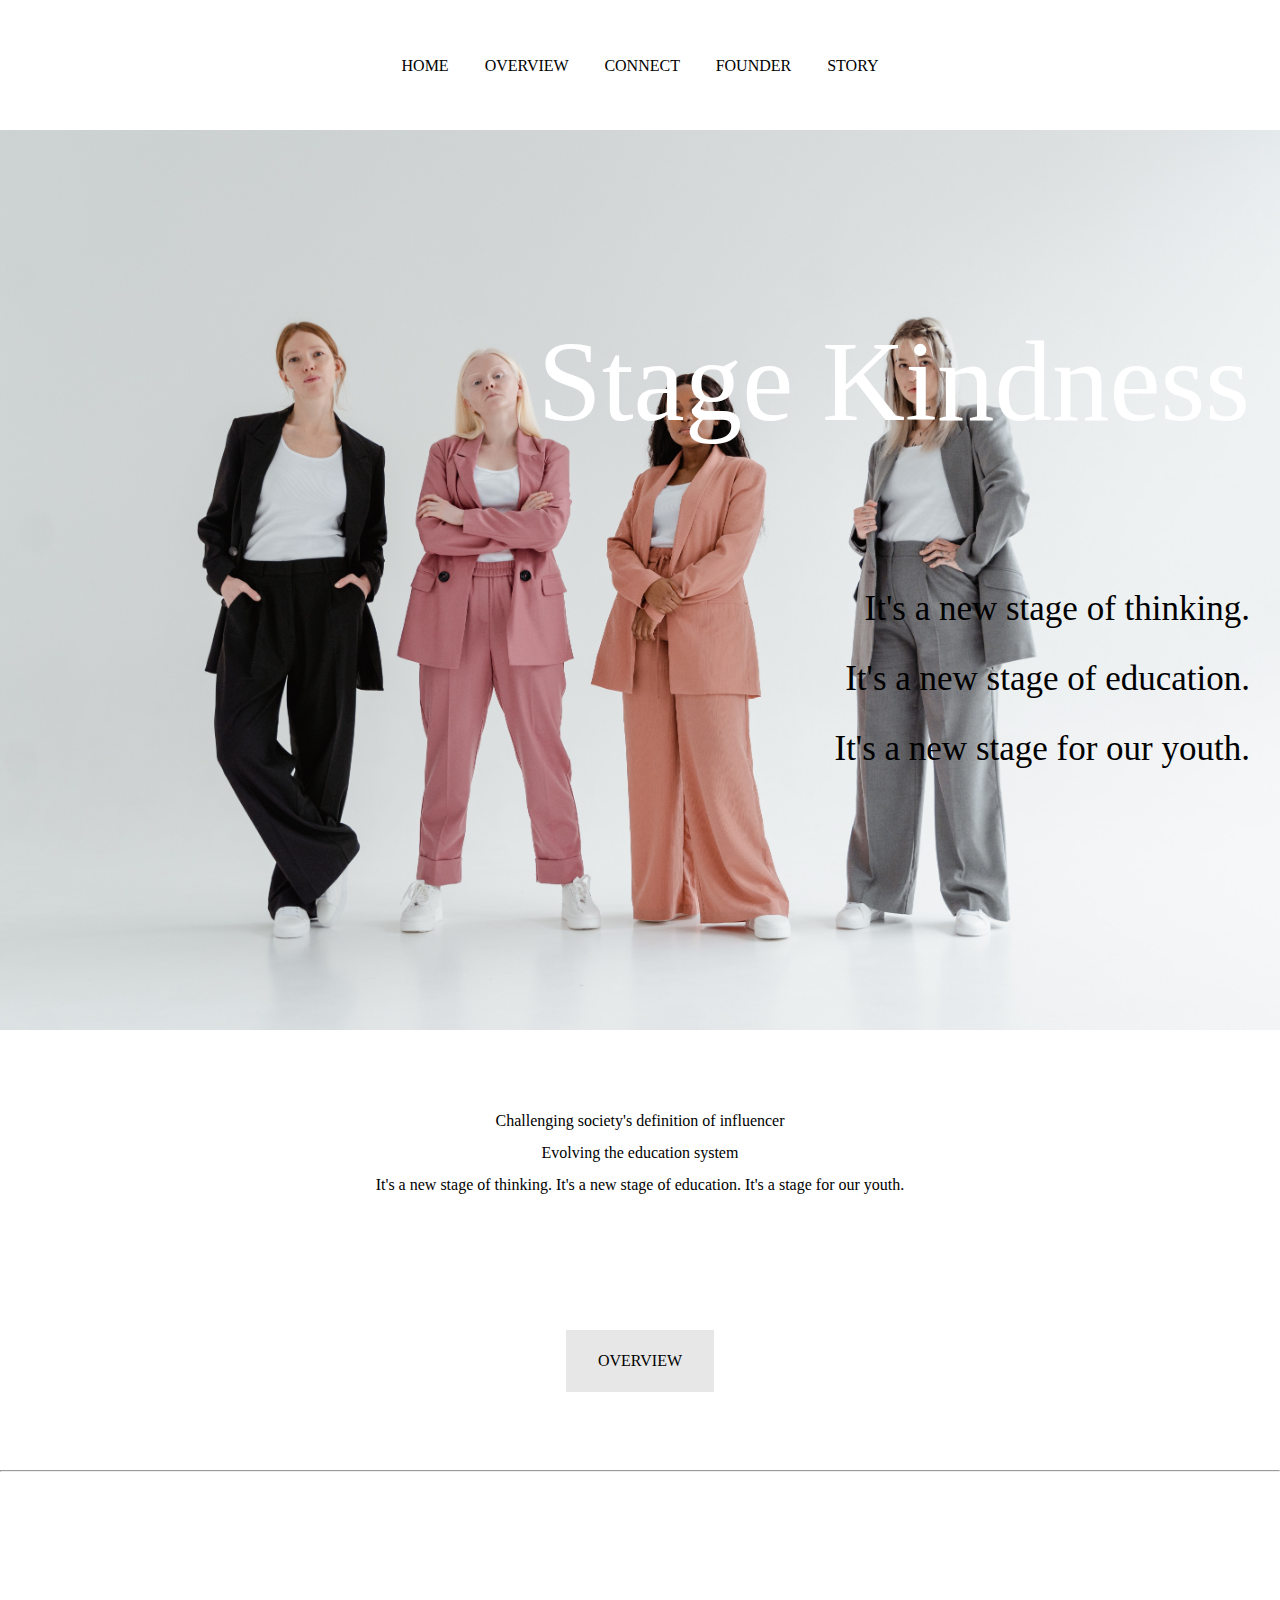
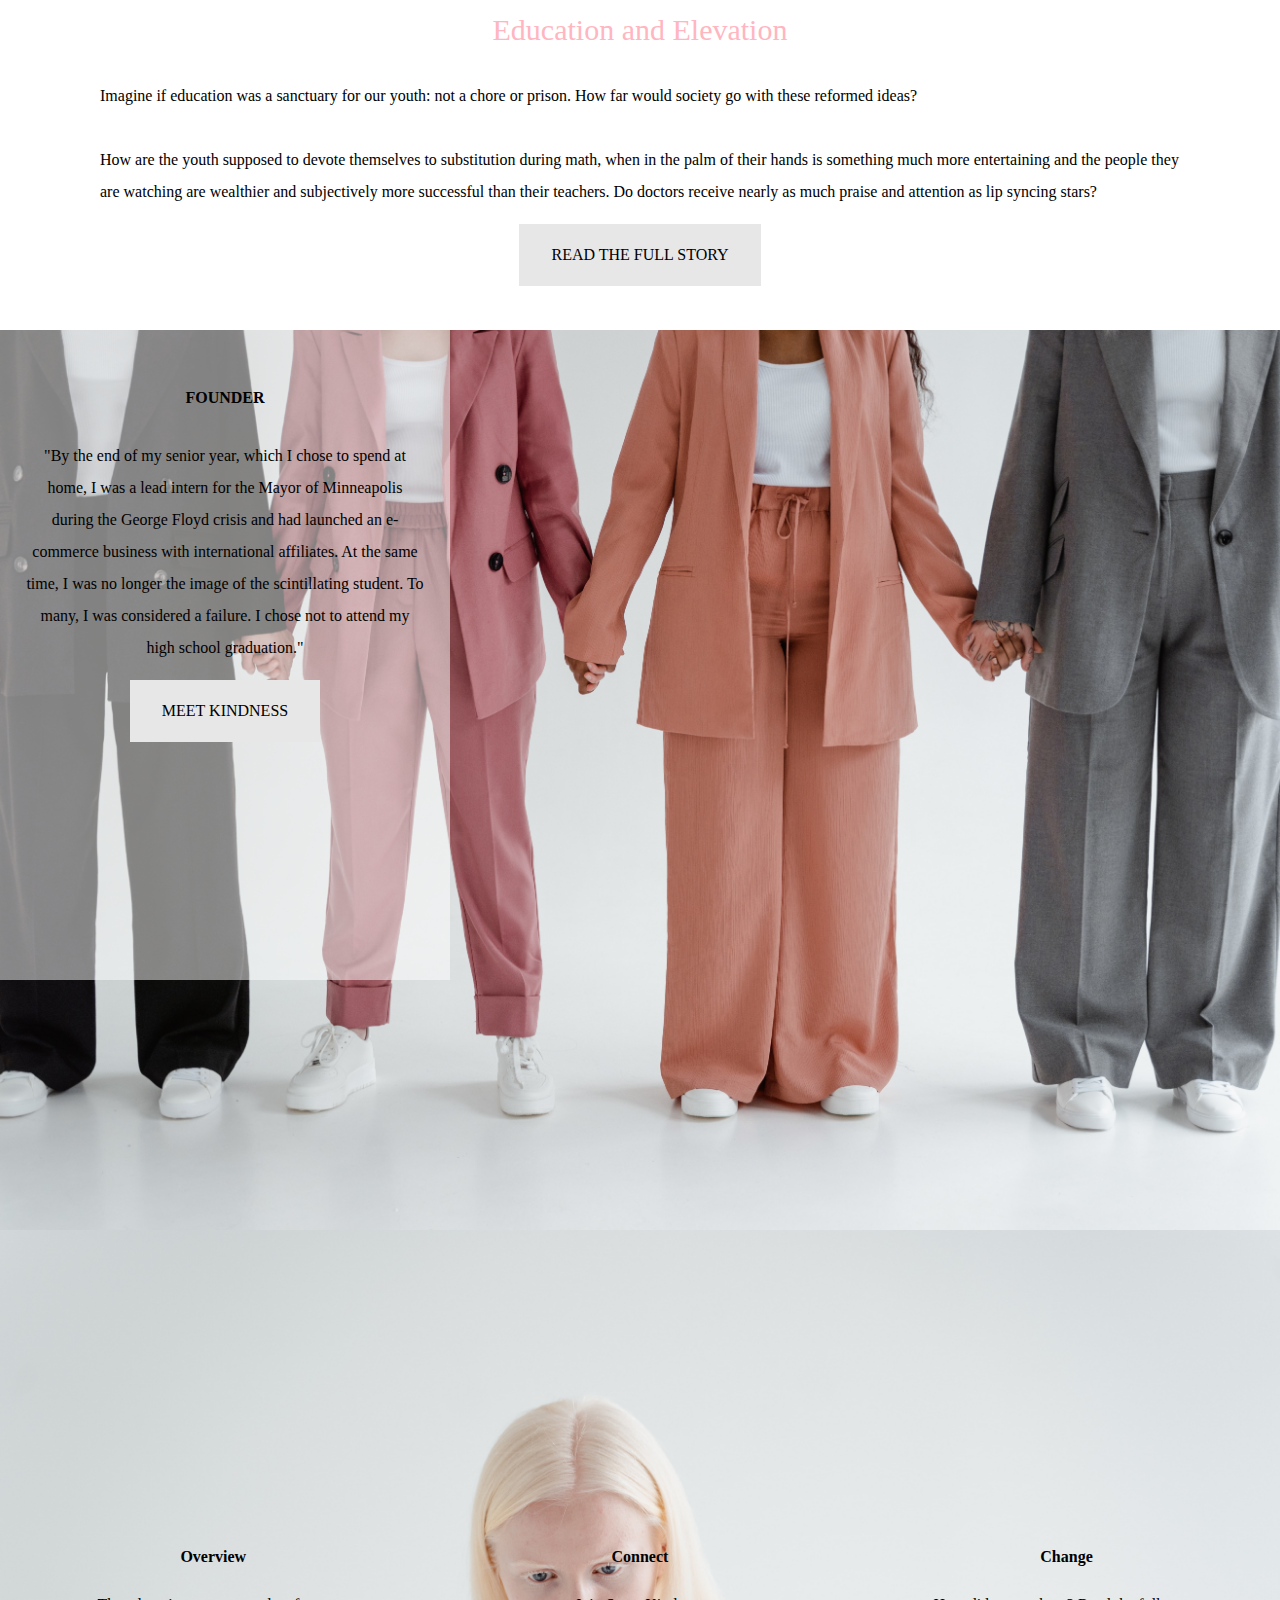
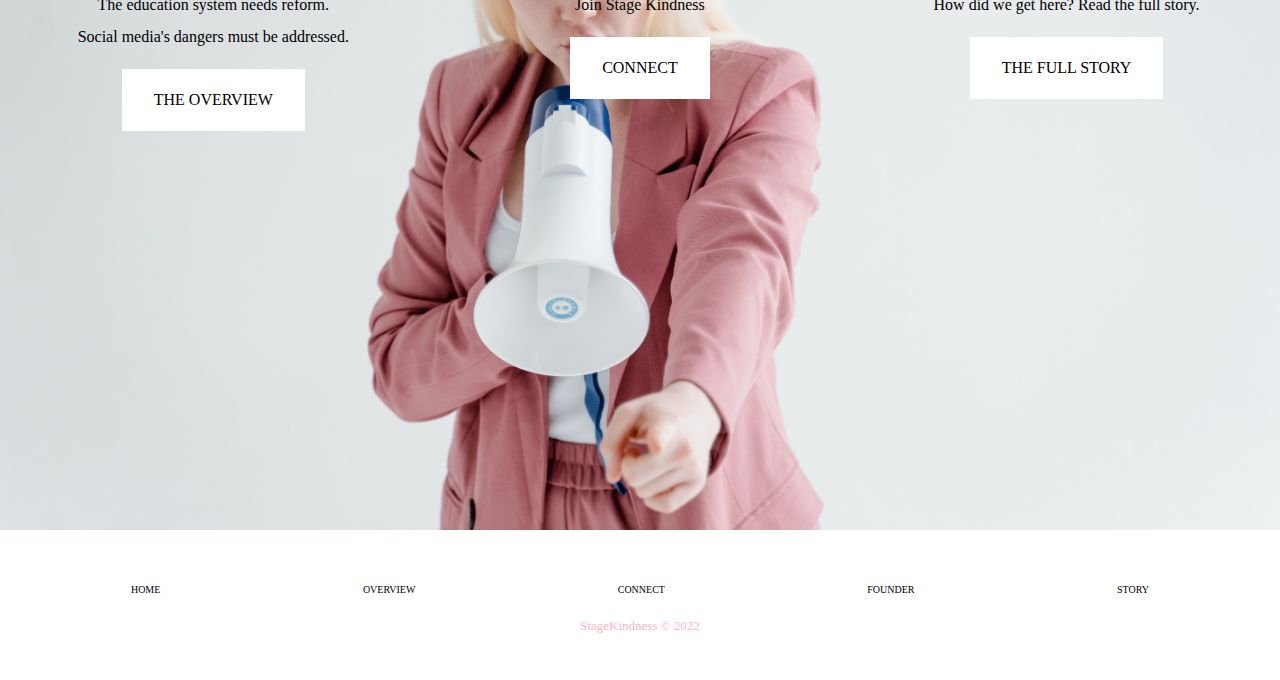
<file: index.html>
<html>
  <head>
    <title>Href Attribute Example</title>
    <link rel="stylesheet" type="text/css" href="indexstyle.css">
  </head>
  <body>

    <header>
      <nav>
        <a href="#">HOME</a>
        <a href="overview.html">OVERVIEW</a>
        <a href="connect.html">CONNECT</a>
        <a href="#">FOUNDER</a>
        <a href="#">STORY</a>
      </nav>
    </header>

    <div class="bg-container">
      <div class="main-heading">
      <h1 class="home-white">Stage Kindness</h1>
      <h3 class="home-black">It's a new stage of thinking. <br> It's a new stage of education. <br> It's a new stage for our youth.</h3>
      </div>
    </div>

    <div class="summary">Challenging society's definition of influencer <br> Evolving the education system <br> It's a new stage of thinking. It's a new stage of education. It's a stage for our youth.</div>
    <div class="centerbutton">
    <button class="graybutton">OVERVIEW</button>
    </div>

    <hr>

    <div class="imagine">
      <h1 class="lightpinkheader">Education and Elevation</h1>
      <p>Imagine if education was a sanctuary for our youth: not a chore or prison. How far would society go with these reformed ideas?<br> <br> How are the youth supposed to devote themselves to substitution during math, when in the palm of their hands is something much more entertaining and the people they are watching are wealthier and subjectively more successful than their teachers. Do doctors receive nearly as much praise and attention as lip syncing stars?</p>
      <div class="centerbutton">
      <button class="graybutton">READ THE FULL STORY</button>
      </div>
     
    </div>

        <div class="bg-container-hands">
          <div class="grayblock">
        <h5>FOUNDER</h5>
        <p>"By the end of my senior year, which I chose to spend at home, I was a lead intern for the Mayor of Minneapolis during the George Floyd crisis and had launched an e-commerce business with international affiliates. At the same time, I was no longer the image of the scintillating student. To many, I was considered a failure. I chose not to attend my high school graduation."</p>
        <button class="graybutton">MEET KINDNESS</button>
        </div> 
        </div>

    <div class="bg-container-speaker"> 

<div class="row">
  <div class="column"> <h1>Overview</h1> <p>The education system needs reform. <br> Social media's dangers must be addressed. </p>  <button class="whitebutton"> THE OVERVIEW </button> </div>
  <div class="column"> <h1>Connect</h1> <p>Join Stage Kindness</p> <button class="whitebutton"> CONNECT </button></div>
  <div class="column"> <h1>Change</h1> <p>How did we get here? Read the full story. </p> <button class="whitebutton"> THE FULL STORY </button></div>
</div>


</div>

    </div>

    <footer>
        <nav>
        <a href="#">HOME</a>
        <a href="#">OVERVIEW</a>
        <a href="#">CONNECT</a>
        <a href="#">FOUNDER</a>
        <a href="#">STORY</a>
      </nav>
      <p style="color: lightpink; word-spacing: normal; font-size: 13px;">StageKindness &copy 2022</p>
    </footer>
  </body>
</html>
</file>
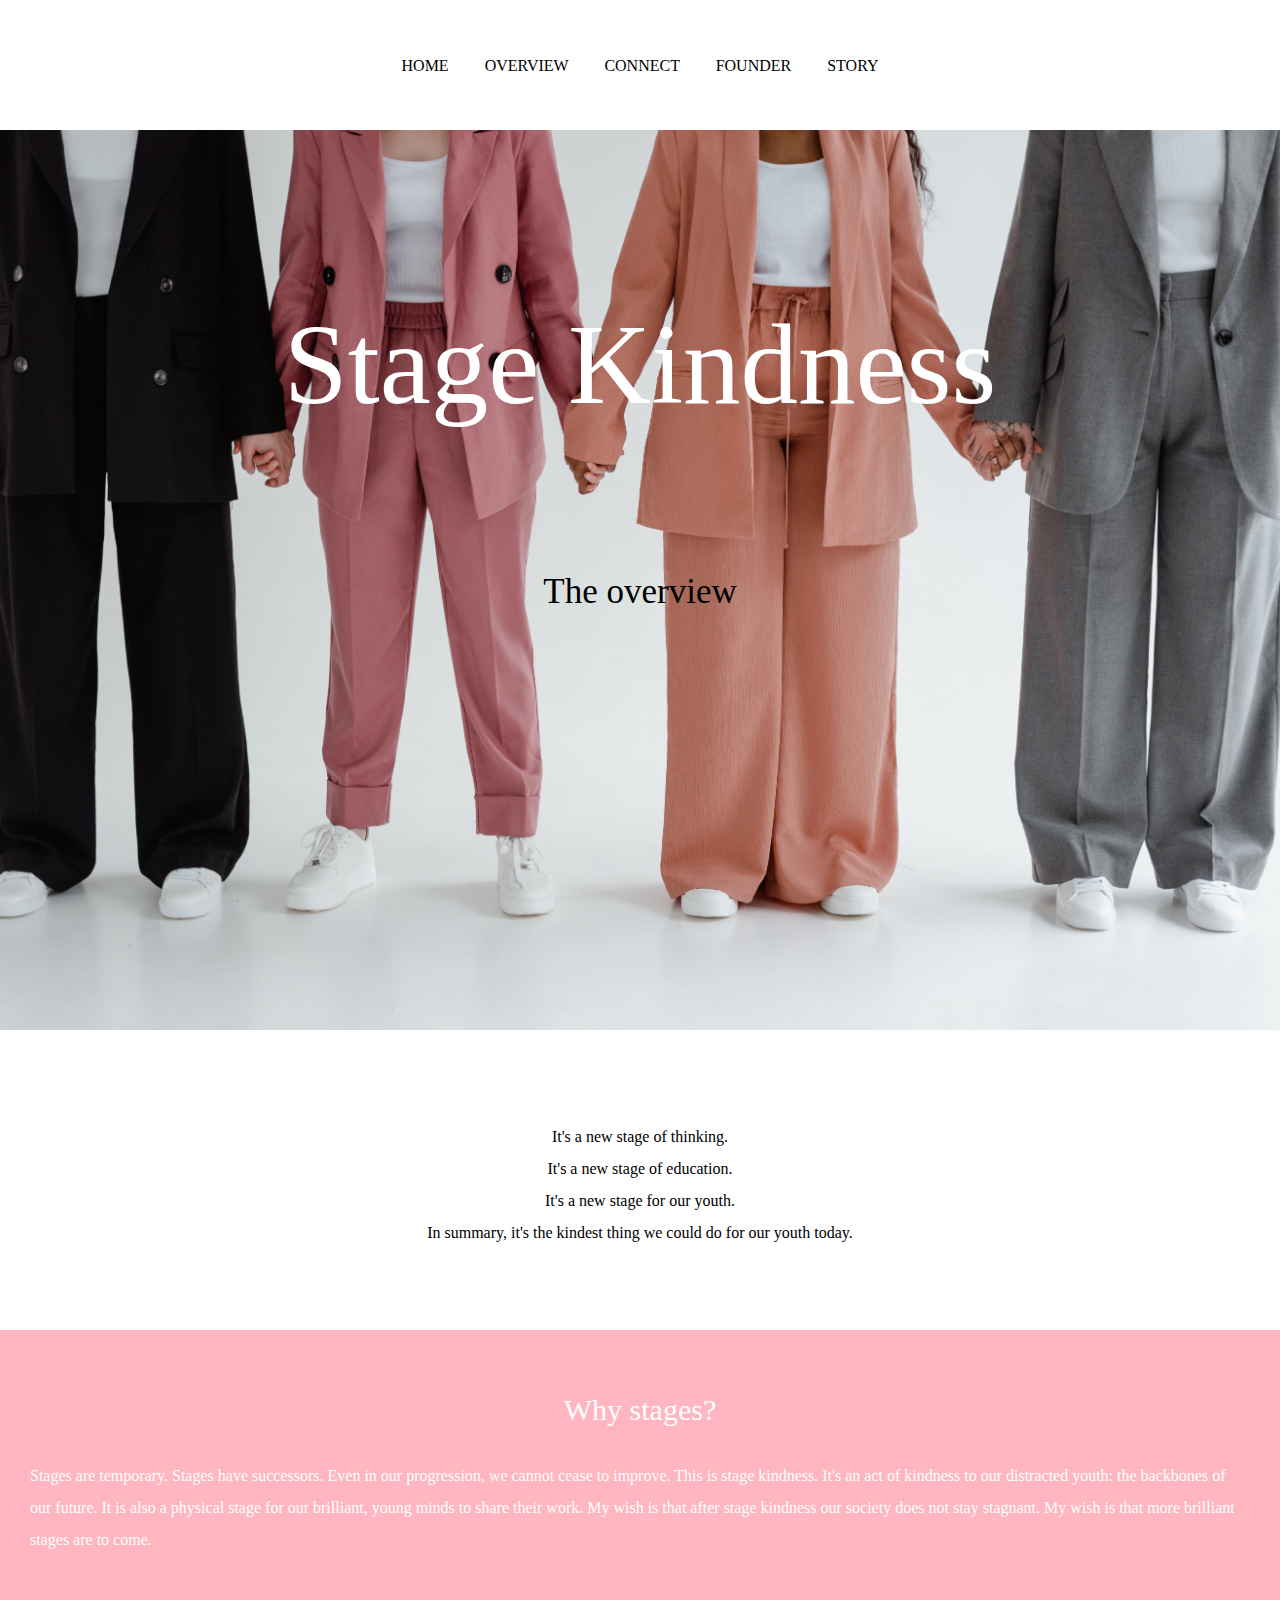
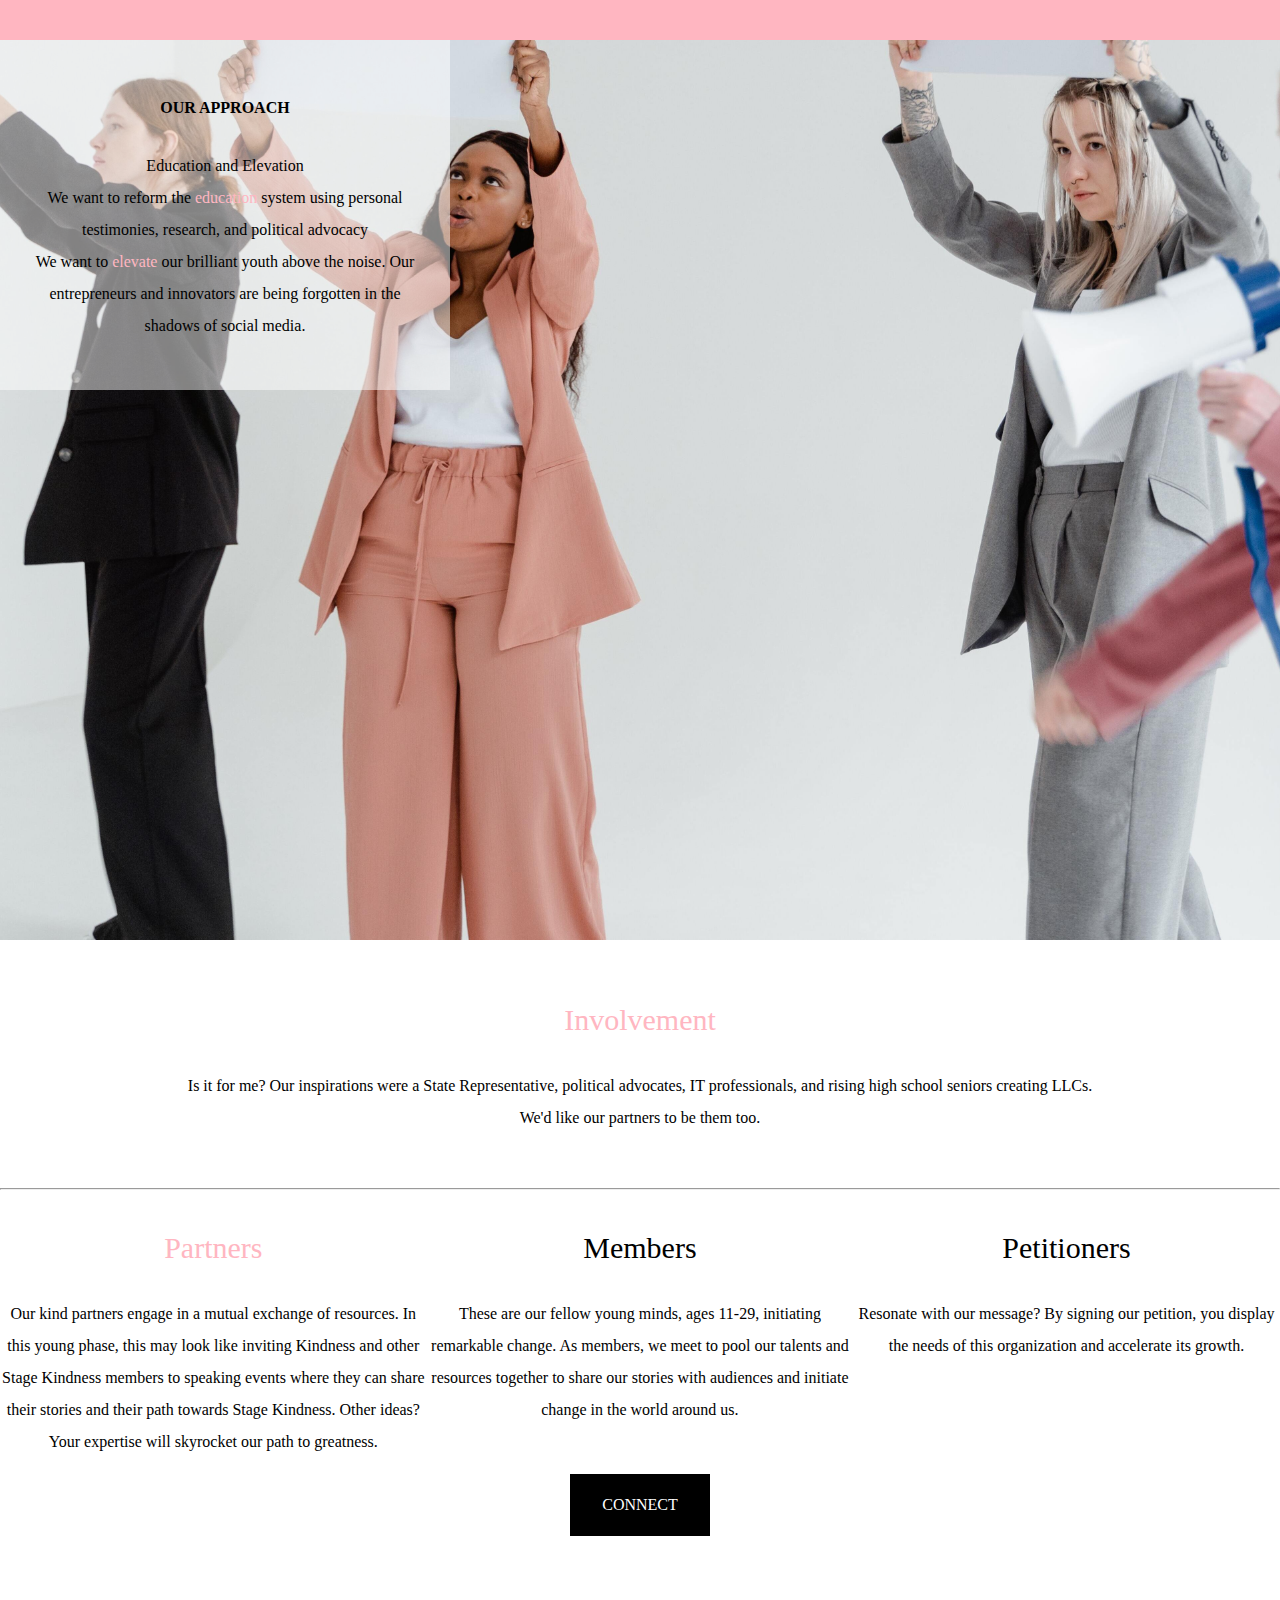
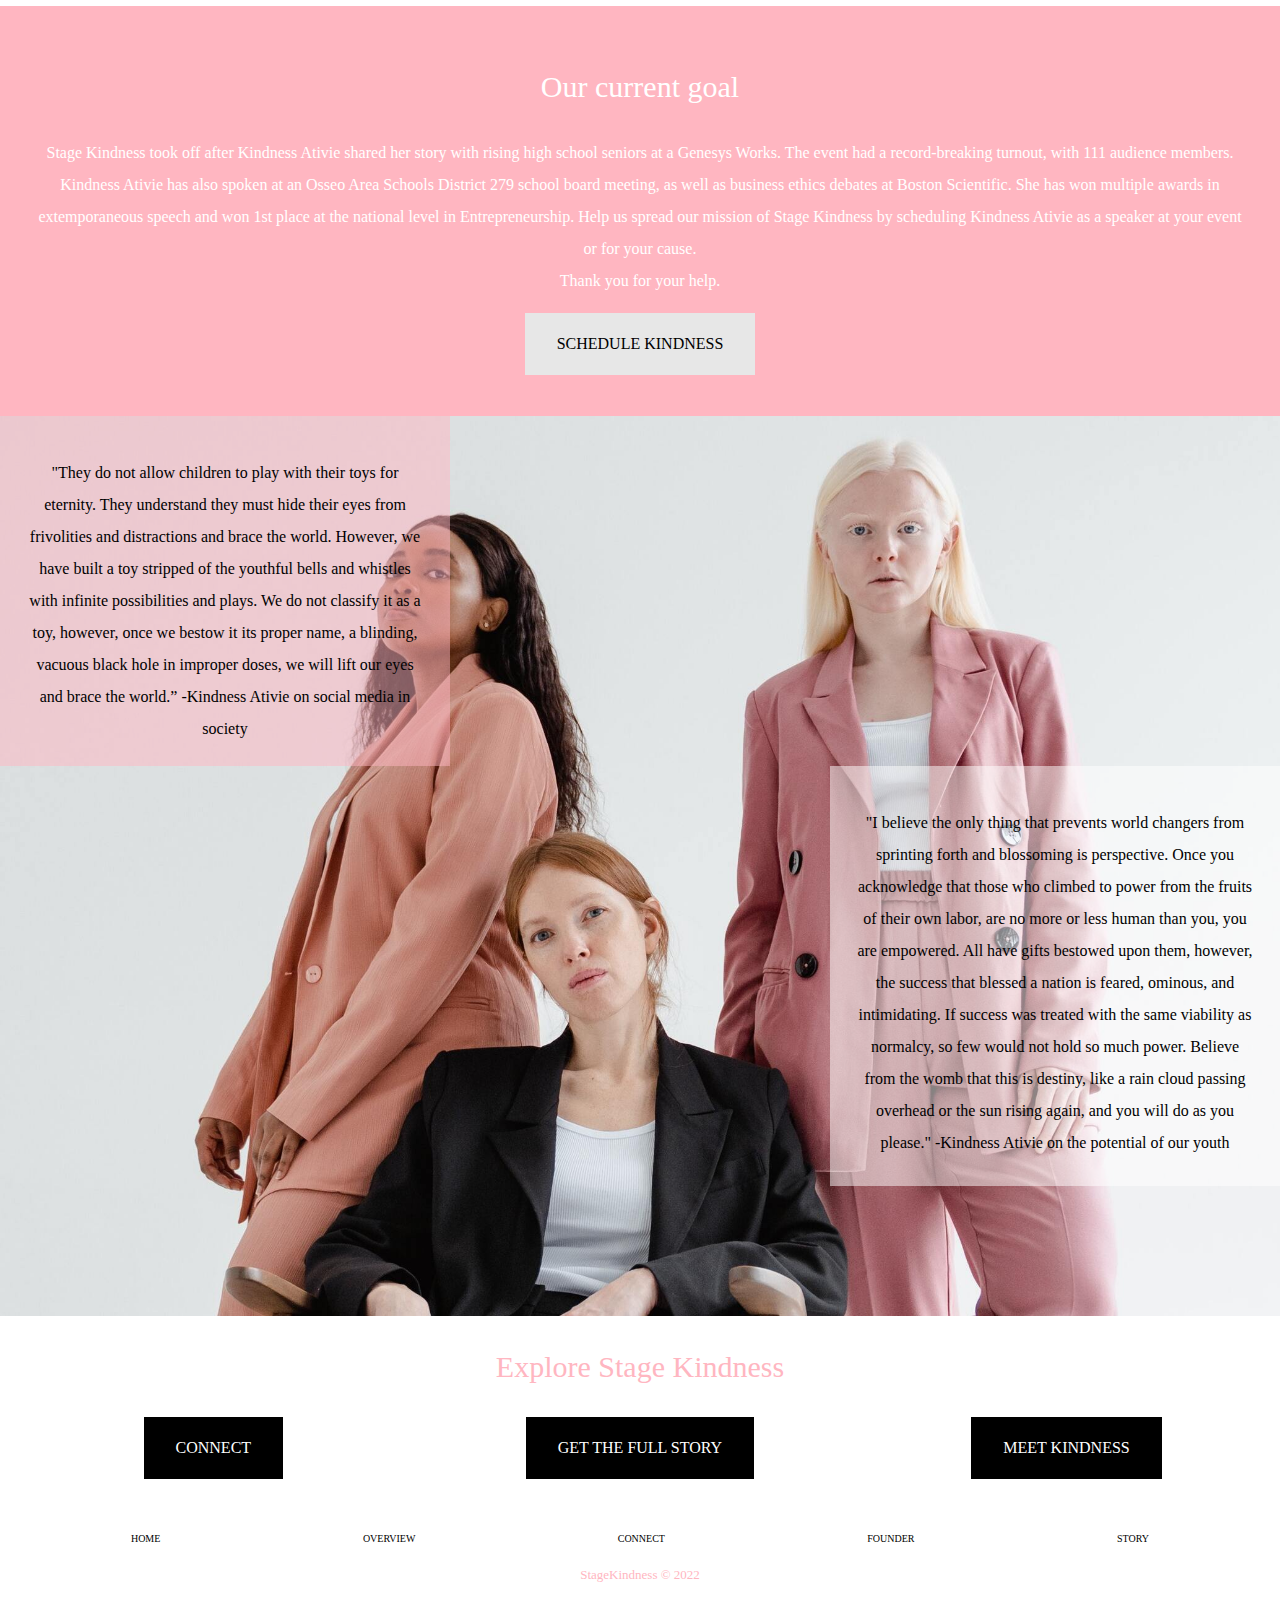
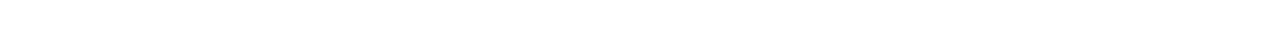
<file: overview.html>
<html>
  <head>
    <title>Href Attribute Example</title>
    <link rel="stylesheet" type="text/css" href="indexstyle.css">
  </head>
  <body>

    <header style="height: 3px">
      <nav>
        <a href="index.html">HOME</a>
        <a href="#">OVERVIEW</a>
        <a href="connect.html">CONNECT</a>
        <a href="#">FOUNDER</a>
        <a href="#">STORY</a>
      </nav>
    </header>

    <div class="bg-container-hands">
      <div class="overview-heading">
      <h1 class="home-white" style="padding-top: 120px;">Stage Kindness</h1>
      <h3 class="home-black" style="text-align: center;">The overview</h3>
      </div>
    </div>

    <div class="summary">
      <p>It's a new stage of thinking. <br> It's a new stage of education. <br> It's a new stage for our youth. <br> In summary, it's the kindest thing we could do for our youth today.</p> </div>

    <div class="pinkdiv">
      <h1 class=whiteheader>Why stages?</h1>
      <p> Stages are temporary. Stages have successors. Even in our progression, we cannot cease to improve. This is stage kindness. It's an act of kindness to our distracted youth: the backbones of our future. It is also a physical stage for our brilliant, young minds to share their work. My wish is that after stage kindness our society does not stay stagnant. My wish is that more brilliant stages are to come. </p>
      
    </div>
        <div class="bg-container-signs">
          <div class="grayblock" style="height: 300px">
        <h5>OUR APPROACH</h5>
        <p>Education and Elevation <br> We want to reform the <span style="color:lightpink;"> education </span> system using personal testimonies, research, and political advocacy <br> We want to <span style="color:lightpink;">elevate </span> our brilliant youth above the noise. Our entrepreneurs and innovators are being forgotten in the shadows of social media. </p>
        </div> 
        </div>

      <div class="Involvement">
      <h1 class="lightpinkheader">Involvement</h1>
      <p>Is it for me? Our inspirations were a State Representative, political advocates, IT professionals, and rising high school seniors creating LLCs. <br> We'd like our partners to be them too.</p>
      </div> 

      <hr>

    <div class="row">
  <div class="column-overview"> <h1 class="lightpinkheader">Partners</h1> <p>Our kind partners engage in a mutual exchange of resources. In this young phase, this may look like inviting Kindness and other Stage Kindness members to speaking events where they can share their stories and their path towards Stage Kindness. Other ideas? Your expertise will skyrocket our path to greatness. </p> </div>
  <div class="column-overview"> <h1 class="blackheader">Members</h1> <p>These are our fellow young minds, ages 11-29, initiating remarkable change. As members, we meet to pool our talents and resources together to share our stories with audiences and initiate change in the world around us. </p> </div>
  <div class="column-overview"> <h1 class="blackheader">Petitioners</h1> <p>Resonate with our message? By signing our petition, you display the needs of this organization and accelerate its growth.</p> </div>
</div>
<div>
    <div class="centerbutton">
  <button class=blackbutton>CONNECT</button>
  </div>
  </div>   

<div class=pinkdiv style="height: 350px; text-align: center;">
  <h1 class=whiteheader>Our current goal</h1>
  <p>Stage Kindness took off after Kindness Ativie shared her story with rising high school seniors at a Genesys Works. The event had a record-breaking turnout, with 111 audience members. Kindness Ativie has also spoken at an Osseo Area Schools District 279 school board meeting, as well as business ethics debates at Boston Scientific. She has won multiple awards in extemporaneous speech and won 1st place at the national level in Entrepreneurship. Help us spread our mission of Stage Kindness by scheduling Kindness Ativie as a speaker at your event or for your cause. <br> Thank you for your help.</p>
  <div>
    <div class="centerbutton">
  <button class=graybutton>SCHEDULE KINDNESS</button>
  </div>
  </div>  
</div>

        <div class="bg-container-sitting">
          <div class="pinkblock" style="height: 300px;">
        <p>"They do not allow children to play with their toys for eternity. They understand they must hide their eyes from frivolities and distractions and brace the world. However, we have built a toy stripped of the youthful bells and whistles with infinite possibilities and plays. We do not classify it as a toy, however, once we bestow it its proper name, a blinding, vacuous black hole in improper doses, we will lift our eyes and brace the world.” -Kindness Ativie on social media in society</p>
        </div> 
        <div class="grayblock" style="float: right; height: 370px;">
          <p>"I believe the only thing that prevents world changers from sprinting forth and blossoming is perspective. Once you acknowledge that those who climbed to power from the fruits of their own labor, are no more or less human than you, you are empowered. All have gifts bestowed upon them, however, the success that blessed a nation is feared, ominous, and intimidating. If success was treated with the same viability as normalcy, so few would not hold so much power. Believe from the womb that this is destiny, like a rain cloud passing overhead or the sun rising again, and you will do as you please." -Kindness Ativie on the potential of our youth</p>
        </div>
        </div>

<h1 class=lightpinkheader>Explore Stage Kindness</h1>
<div class="row">
  <div class="column-overview"> <button class="blackbutton"> CONNECT </button> </div>
  <div class="column-overview"> <button class="blackbutton"> GET THE FULL STORY </button></div>
  <div class="column-overview"> <button class="blackbutton"> MEET KINDNESS </button></div>
</div>


    <footer>
        <nav>
        <a href="#">HOME</a>
        <a href="#">OVERVIEW</a>
        <a href="#">CONNECT</a>
        <a href="#">FOUNDER</a>
        <a href="#">STORY</a>
      </nav>
      <p style="color: lightpink; word-spacing: normal; font-size: 13px;">StageKindness &copy 2022</p>
    </footer>
  </body>
</html>
</file>
<file: indexstyle.css>
html, body {
  margin:0;
  height:100%;
}

* {
 font-size: 100%;
 font-family: Times New Roman, serif;
 line-height: 200%;
}

.graybutton {
  background-color: #e7e7e7;
  color: black;
  border: none;
  padding: 15px 32px;
  text-align: center;
  text-decoration: none;
  display: inline-block;
  font-size: 16px;
  margin: auto;
  transition-duration: 0.4s;
}

.graybutton:hover {
  background-color: lightpink;
  color: black;
}

.whitebutton {
  background-color: white;
  color: black;
  border: none;
  padding: 15px 32px;
  text-align: center;
  text-decoration: none;
  display: inline-block;
  font-size: 16px;
  margin: auto;
  transition-duration: 0.4s;
}

.whitebutton:hover {
  background-color: lightpink;
  color: black;
}

.blackbutton {
  background-color: black;
  color: white;
  border: none;
  padding: 15px 32px;
  text-align: center;
  text-decoration: none;
  display: inline-block;
  font-size: 16px;
  margin: auto;
  transition-duration: 0.4s;
}

.blackbutton:hover {
  background-color: lightpink;
  color: black;
}

.centerbutton {
  text-align: center;
  padding-bottom: 70px;
}

.grayblock {
  color: black;
  background-color: rgba(255, 255, 255, 0.5);
  height: 600px;
  width: 400px;
  padding: 25px;
  text-align: center;
}

.pinkblock {
  .grayblock 
  color: black;
  background-color: rgba(255, 182, 193, 0.5);
  height: 600px;
  width: 400px;
  padding: 25px;
  text-align: center;
}

hr {
  color: lightgray;
}

header {
	background-color: white;
	text-align: center;
	word-spacing: 2em;
	height: 5em;
  padding-top: 50px;
}

footer {
  background-color: white;
  text-align: center;
  word-spacing: 20em;
  height: 5em;
  padding-top: 50px;
  font-size: 10px;
  height: 100px;
}

nav a {
	text-decoration: none;
	color: black;
}

nav a:active {
  color: lightpink;
}

nav a:hover {
  color: lightpink;
  text-decoration: underline;
}

.lightpinkheader {
  font-size: 30px;
  color: lightpink;
  text-align: center;
  font-weight: normal;
}

.whiteheader {
  font-size: 30px;
  color: white;
  text-align: center;
  font-weight: normal;
}

.blackheader {
  font-size: 30px;
  color: black;
  text-align: center;
  font-weight: normal;
}

.bg-container {
  width:100%;
  height:100%;
  box-sizing: border-box;
  background-image:  url("projectimages/pexels-maingirls.jpg");
  background-size:cover;
  background-repeat:no-repeat;
  background-position:center center;
}

.bg-container-hands {
  width:100%;
  height:100%;
  box-sizing: border-box;
  background-image:  url("projectimages/pexels-hands.jpg");
  background-size:cover;
  background-repeat:no-repeat;
  background-position:center center;
}

.bg-container-speaker {
  width:100%;
  height:100%;
  box-sizing: border-box;
  background-image:  url("projectimages/pexels-speaker.jpg");
  background-size:cover;
  background-repeat:no-repeat;
  background-position:center center;
}

.bg-container-signs {
  width:100%;
  height:100%;
  box-sizing: border-box;
  background-image:  url("projectimages/pexels-signs.jpg");
  background-size:cover;
  background-repeat:no-repeat;
  background-position:center center;
}

.bg-container-sitting {
  width:100%;
  height:100%;
  box-sizing: border-box;
  background-image:  url("projectimages/pexels-sitting.jpg");
  background-size:cover;
  background-repeat:no-repeat;
  background-position:center center;
}

.bg-container-staredown {
  width:100%;
  height:100%;
  box-sizing: border-box;
  background-image:  url("projectimages/pexels-staredown.jpg");
  background-size:cover;
  background-repeat:no-repeat;
  background-position:center center;
}

.bg-container-feet {
  width:100%;
  height:100%;
  box-sizing: border-box;
  background-image:  url("projectimages/pexels-feet.jpg");
  background-size:cover;
  background-repeat:no-repeat;
  background-position:center center;
}

.home-white {
  color: white;
  font-weight: normal;
  font-size: 115px;
  padding-top: 60px;
}

.home-black {
  color: black;
  font-weight: normal;
  font-size: 35px;
  text-align: right;
}

.main-heading {
  float: right;
  padding-right: 30px;
}

.overview-heading {
  text-align: center;
}

.summary {
  height: 150px;
  text-align: center;
  padding: 75px;
}

.imagine {
  height: 250px;
  text-align: left;
  padding: 100px;
}

.involvement {
  .imagine 
  height: 250px;
  text-align: center;
  padding: 30px;

}

.pinkdiv {
  background-color: lightpink;
  color: white;
  height: 250px;
  padding: 30px;
}

.column {
  float: left;
  width: 33.33%;
  text-align: center;
  padding-top: 300px;
}

/* Clear floats after the columns */
.row:after {
  content: "";
  display: table;
  clear: both;
}

.column-overview {
  float: left;
  width: 33.33%;
  text-align: center;
}

.pink-text {
  color: lightpink;
  text-align: center;
}

.general-center {
  text-align: center;
}
</file>
